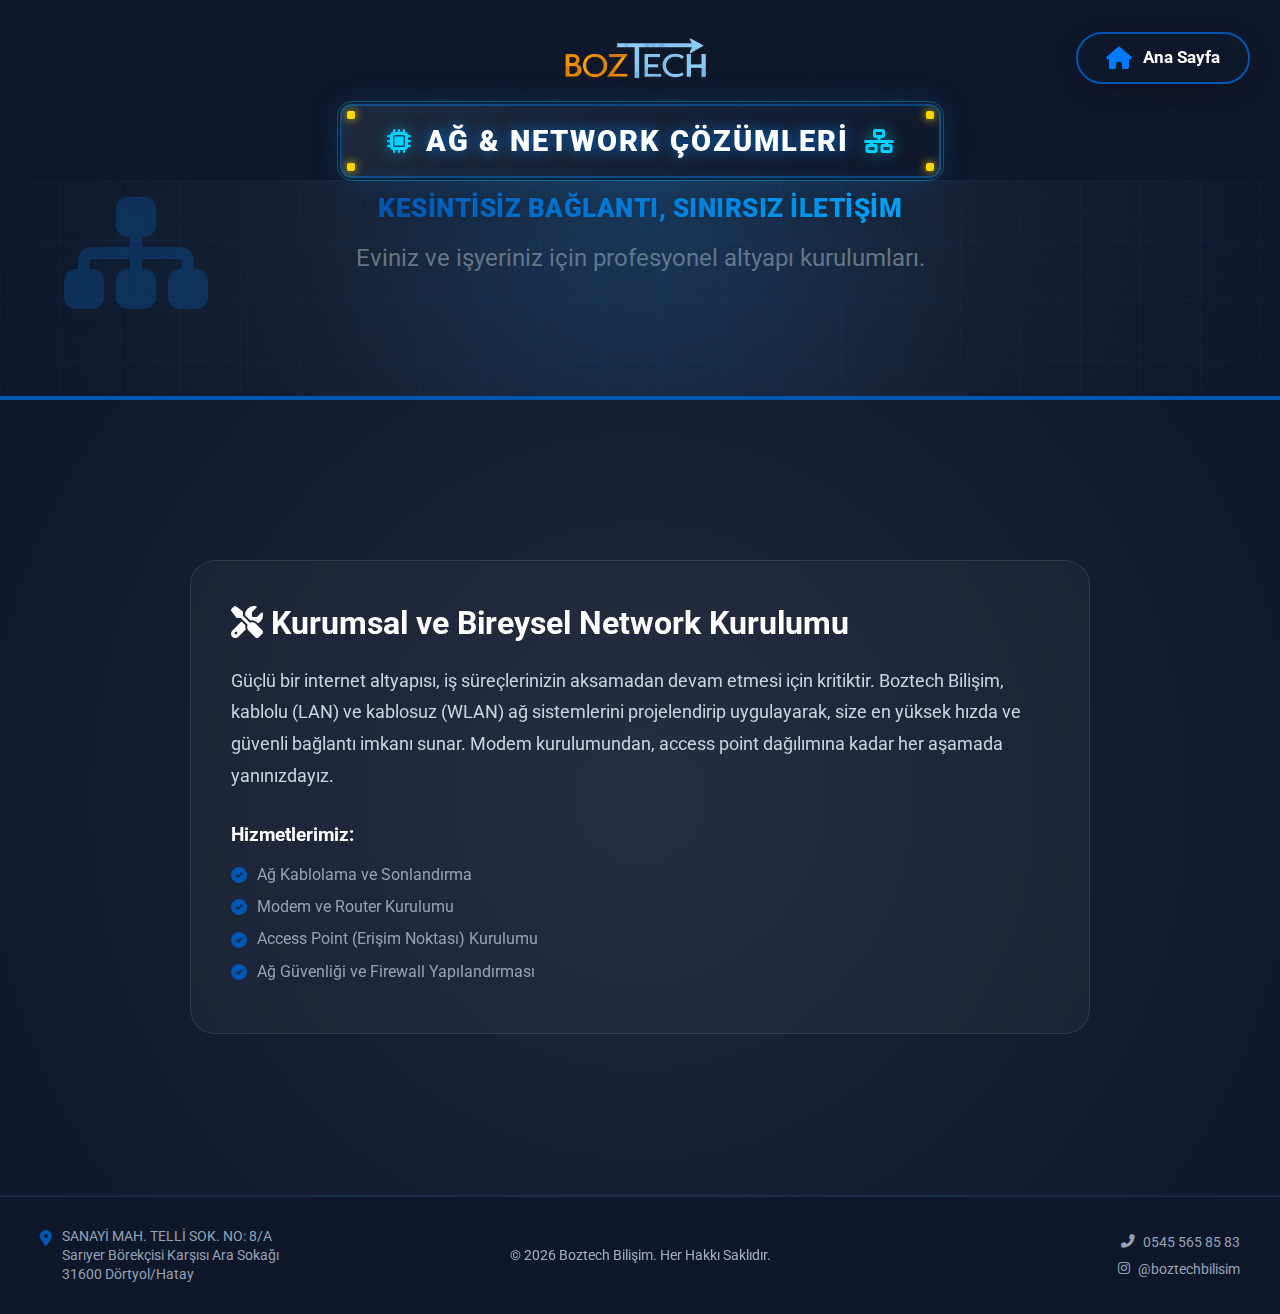
<file: ag-network.html>
<!DOCTYPE html>
<html lang="tr">

<head>
    <meta charset="UTF-8">
    <meta name="viewport" content="width=device-width, initial-scale=1.0">
    <title>Ağ & Network - Boztech Bilişim</title>
    <meta name="description" content="Kablolu ve kablosuz ağ kurulumu, network çözümleri.">
    <link rel="stylesheet" href="style.css">
    <link href="https://fonts.googleapis.com/css2?family=Roboto:wght@300;400;700&display=swap" rel="stylesheet">
    <link rel="stylesheet" href="https://cdnjs.cloudflare.com/ajax/libs/font-awesome/6.4.0/css/all.min.css">
</head>

<body>
    <header>
        <div class="container header-container">
            <div class="logo-branding">
                <a href="index.html">
                    <img src="images/logo.png" alt="Boztech Bilişim Logo" class="brand-logo">
                </a>
                <div class="header-brand-container">
                    <span class="pin p-tl"></span><span class="pin p-tr"></span>
                    <span class="pin p-bl"></span><span class="pin p-br"></span>
                    <i class="fas fa-microchip"></i>
                    <h1 class="header-brand-title">AĞ & NETWORK ÇÖZÜMLERİ</h1>
                    <i class="fas fa-network-wired"></i>
                </div>
            </div>
            <nav class="category-nav">
                <a href="index.html" class="dropdown-btn" style="text-decoration: none;">
                    <i class="fas fa-home"></i> Ana Sayfa
                </a>
            </nav>
        </div>
    </header>

    <section class="hero-showroom tech-hero" style="height: 40vh; min-height: 400px;">
        <div class="hero-tech-bg">
            <div class="tech-circle"></div>
            <div class="tech-grid-overlay"></div>
            <i class="fas fa-wifi hero-float-icon hf1"></i>
            <i class="fas fa-sitemap hero-float-icon hf2"></i>
        </div>
        <div class="hero-content">
            <h1 class="hero-title">KESİNTİSİZ BAĞLANTI, SINIRSIZ İLETİŞİM</h1>
            <p class="hero-slogan">Eviniz ve işyeriniz için profesyonel altyapı kurulumları.</p>
        </div>
    </section>

    <section class="solutions-section tech-hero-bg-apply">
        <div class="container relative-content" style="padding: 60px 20px;">
            <div class="tech-card" style="width: 100%; max-width: 900px; margin: 0 auto; padding: 40px;">
                <h2 style="color: white; margin-bottom: 20px; font-size: 2rem;"><i class="fas fa-tools"></i> Kurumsal ve
                    Bireysel Network Kurulumu</h2>
                <p style="color: #cbd5e1; font-size: 1.1rem; line-height: 1.8; margin-bottom: 30px;">
                    Güçlü bir internet altyapısı, iş süreçlerinizin aksamadan devam etmesi için kritiktir.
                    Boztech Bilişim, kablolu (LAN) ve kablosuz (WLAN) ağ sistemlerini projelendirip uygulayarak,
                    size en yüksek hızda ve güvenli bağlantı imkanı sunar. Modem kurulumundan, access point dağılımına
                    kadar her aşamada yanınızdayız.
                </p>

                <h3 style="color: var(--primary); margin-bottom: 15px;">Hizmetlerimiz:</h3>
                <ul style="list-style: none; padding: 0;">
                    <li style="color: #94a3b8; margin-bottom: 10px; display: flex; align-items: center; gap: 10px;">
                        <i class="fas fa-check-circle" style="color: var(--primary);"></i> Ağ Kablolama ve Sonlandırma
                    </li>
                    <li style="color: #94a3b8; margin-bottom: 10px; display: flex; align-items: center; gap: 10px;">
                        <i class="fas fa-check-circle" style="color: var(--primary);"></i> Modem ve Router Kurulumu
                    </li>
                    <li style="color: #94a3b8; margin-bottom: 10px; display: flex; align-items: center; gap: 10px;">
                        <i class="fas fa-check-circle" style="color: var(--primary);"></i> Access Point (Erişim Noktası)
                        Kurulumu
                    </li>
                    <li style="color: #94a3b8; margin-bottom: 10px; display: flex; align-items: center; gap: 10px;">
                        <i class="fas fa-check-circle" style="color: var(--primary);"></i> Ağ Güvenliği ve Firewall
                        Yapılandırması
                    </li>
                </ul>
            </div>
        </div>
    </section>

    <footer id="footer-contact">
        <div class="container footer-content-row">
            <div class="footer-left">
                <i class="fas fa-map-marker-alt" style="color: var(--primary);"></i>
                <p>SANAYİ MAH. TELLİ SOK. NO: 8/A<br>
                    Sarıyer Börekçisi Karşısı Ara Sokağı<br>
                    31600 Dörtyol/Hatay</p>
            </div>
            <div class="footer-center">
                <div class="copyright">
                    <p>&copy; 2026 Boztech Bilişim. Her Hakkı Saklıdır.</p>
                </div>
            </div>
            <div class="footer-right">
                <a href="tel:05455658583"><i class="fas fa-phone-alt"></i> 0545 565 85 83</a>
                <a href="https://www.instagram.com/boztechbilisim" target="_blank"><i class="fab fa-instagram"></i>
                    @boztechbilisim</a>
            </div>
        </div>
    </footer>
    <script src="script.js"></script>
</body>

</html>
</file>
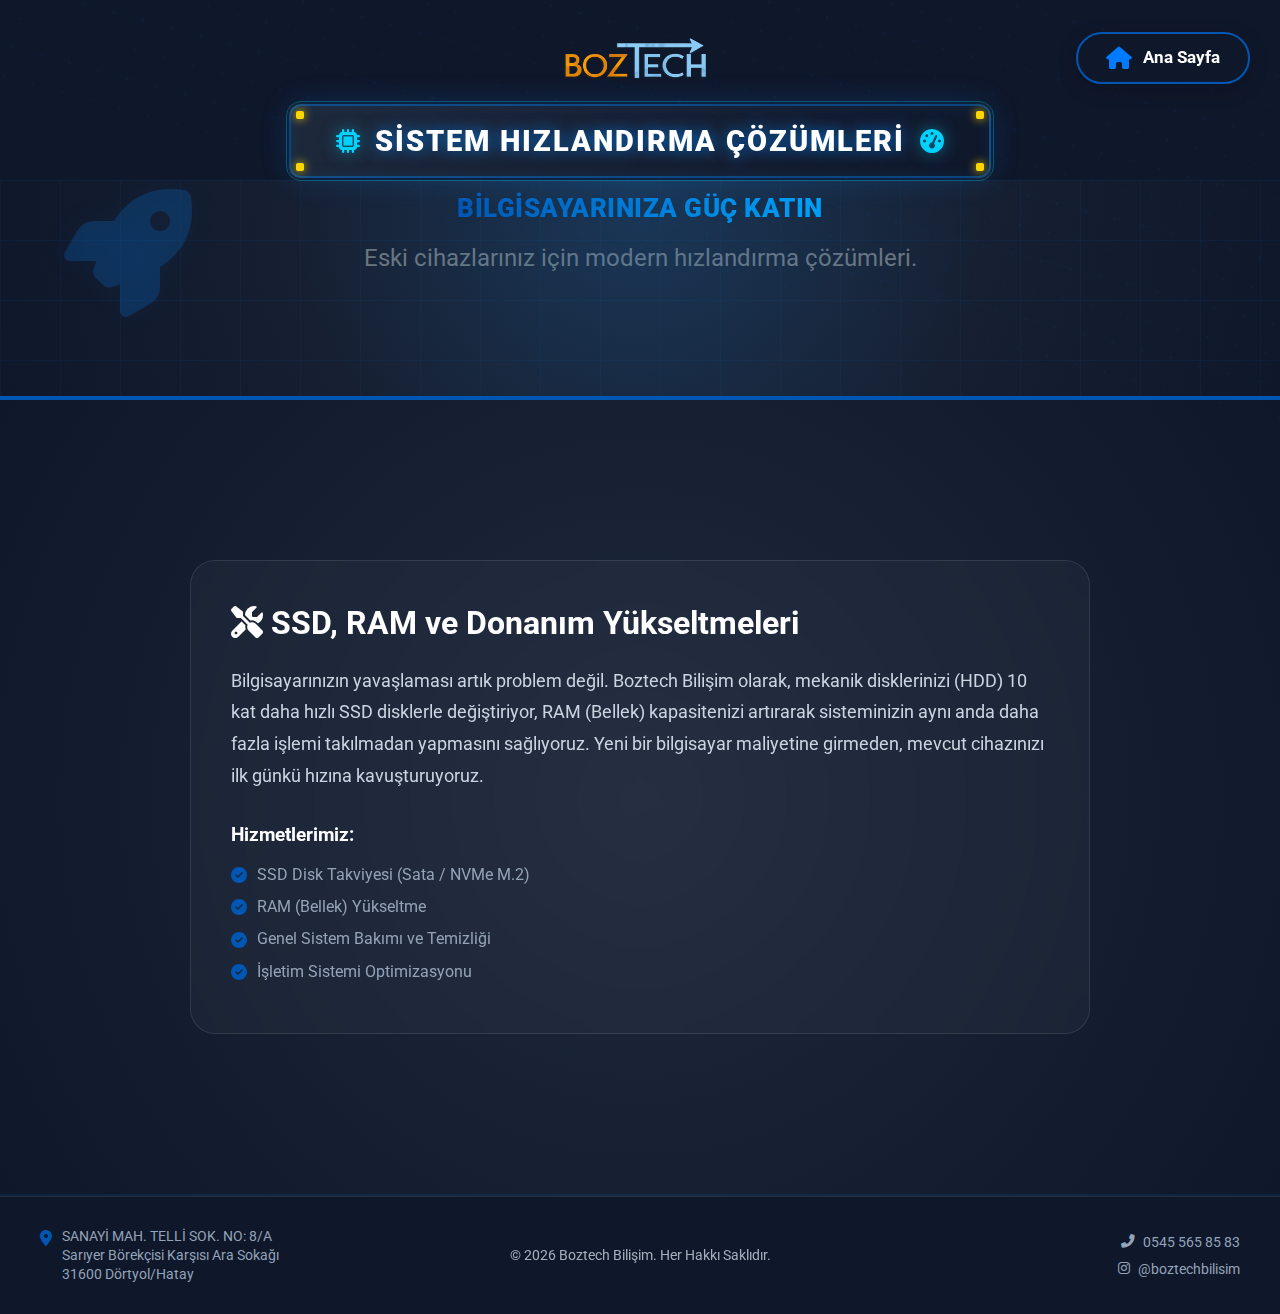
<file: hizlandirma.html>
<!DOCTYPE html>
<html lang="tr">

<head>
    <meta charset="UTF-8">
    <meta name="viewport" content="width=device-width, initial-scale=1.0">
    <title>Hızlandırma - Boztech Bilişim</title>
    <meta name="description" content="Bilgisayar hızlandırma, SSD takviyesi ve RAM yükseltme hizmetleri.">
    <link rel="stylesheet" href="style.css">
    <link href="https://fonts.googleapis.com/css2?family=Roboto:wght@300;400;700&display=swap" rel="stylesheet">
    <link rel="stylesheet" href="https://cdnjs.cloudflare.com/ajax/libs/font-awesome/6.4.0/css/all.min.css">
</head>

<body>
    <header>
        <div class="container header-container">
            <div class="logo-branding">
                <a href="index.html">
                    <img src="images/logo.png" alt="Boztech Bilişim Logo" class="brand-logo">
                </a>
                <div class="header-brand-container">
                    <span class="pin p-tl"></span><span class="pin p-tr"></span>
                    <span class="pin p-bl"></span><span class="pin p-br"></span>
                    <i class="fas fa-microchip"></i>
                    <h1 class="header-brand-title">SİSTEM HIZLANDIRMA ÇÖZÜMLERİ</h1>
                    <i class="fas fa-tachometer-alt"></i>
                </div>
            </div>
            <nav class="category-nav">
                <a href="index.html" class="dropdown-btn" style="text-decoration: none;">
                    <i class="fas fa-home"></i> Ana Sayfa
                </a>
            </nav>
        </div>
    </header>

    <section class="hero-showroom tech-hero" style="height: 40vh; min-height: 400px;">
        <div class="hero-tech-bg">
            <div class="tech-circle"></div>
            <div class="tech-grid-overlay"></div>
            <i class="fas fa-bolt hero-float-icon hf1"></i>
            <i class="fas fa-rocket hero-float-icon hf2"></i>
        </div>
        <div class="hero-content">
            <h1 class="hero-title">BİLGİSAYARINIZA GÜÇ KATIN</h1>
            <p class="hero-slogan">Eski cihazlarınız için modern hızlandırma çözümleri.</p>
        </div>
    </section>

    <section class="solutions-section tech-hero-bg-apply">
        <div class="container relative-content" style="padding: 60px 20px;">
            <div class="tech-card" style="width: 100%; max-width: 900px; margin: 0 auto; padding: 40px;">
                <h2 style="color: white; margin-bottom: 20px; font-size: 2rem;"><i class="fas fa-tools"></i> SSD, RAM ve
                    Donanım Yükseltmeleri</h2>
                <p style="color: #cbd5e1; font-size: 1.1rem; line-height: 1.8; margin-bottom: 30px;">
                    Bilgisayarınızın yavaşlaması artık problem değil. Boztech Bilişim olarak, mekanik disklerinizi (HDD)
                    10 kat daha hızlı SSD disklerle değiştiriyor,
                    RAM (Bellek) kapasitenizi artırarak sisteminizin aynı anda daha fazla işlemi takılmadan yapmasını
                    sağlıyoruz.
                    Yeni bir bilgisayar maliyetine girmeden, mevcut cihazınızı ilk günkü hızına kavuşturuyoruz.
                </p>

                <h3 style="color: var(--primary); margin-bottom: 15px;">Hizmetlerimiz:</h3>
                <ul style="list-style: none; padding: 0;">
                    <li style="color: #94a3b8; margin-bottom: 10px; display: flex; align-items: center; gap: 10px;">
                        <i class="fas fa-check-circle" style="color: var(--primary);"></i> SSD Disk Takviyesi (Sata /
                        NVMe M.2)
                    </li>
                    <li style="color: #94a3b8; margin-bottom: 10px; display: flex; align-items: center; gap: 10px;">
                        <i class="fas fa-check-circle" style="color: var(--primary);"></i> RAM (Bellek) Yükseltme
                    </li>
                    <li style="color: #94a3b8; margin-bottom: 10px; display: flex; align-items: center; gap: 10px;">
                        <i class="fas fa-check-circle" style="color: var(--primary);"></i> Genel Sistem Bakımı ve
                        Temizliği
                    </li>
                    <li style="color: #94a3b8; margin-bottom: 10px; display: flex; align-items: center; gap: 10px;">
                        <i class="fas fa-check-circle" style="color: var(--primary);"></i> İşletim Sistemi Optimizasyonu
                    </li>
                </ul>
            </div>
        </div>
    </section>

    <footer id="footer-contact">
        <div class="container footer-content-row">
            <div class="footer-left">
                <i class="fas fa-map-marker-alt" style="color: var(--primary);"></i>
                <p>SANAYİ MAH. TELLİ SOK. NO: 8/A<br>
                    Sarıyer Börekçisi Karşısı Ara Sokağı<br>
                    31600 Dörtyol/Hatay</p>
            </div>
            <div class="footer-center">
                <div class="copyright">
                    <p>&copy; 2026 Boztech Bilişim. Her Hakkı Saklıdır.</p>
                </div>
            </div>
            <div class="footer-right">
                <a href="tel:05455658583"><i class="fas fa-phone-alt"></i> 0545 565 85 83</a>
                <a href="https://www.instagram.com/boztechbilisim" target="_blank"><i class="fab fa-instagram"></i>
                    @boztechbilisim</a>
            </div>
        </div>
    </footer>
    <script src="script.js"></script>
</body>

</html>
</file>
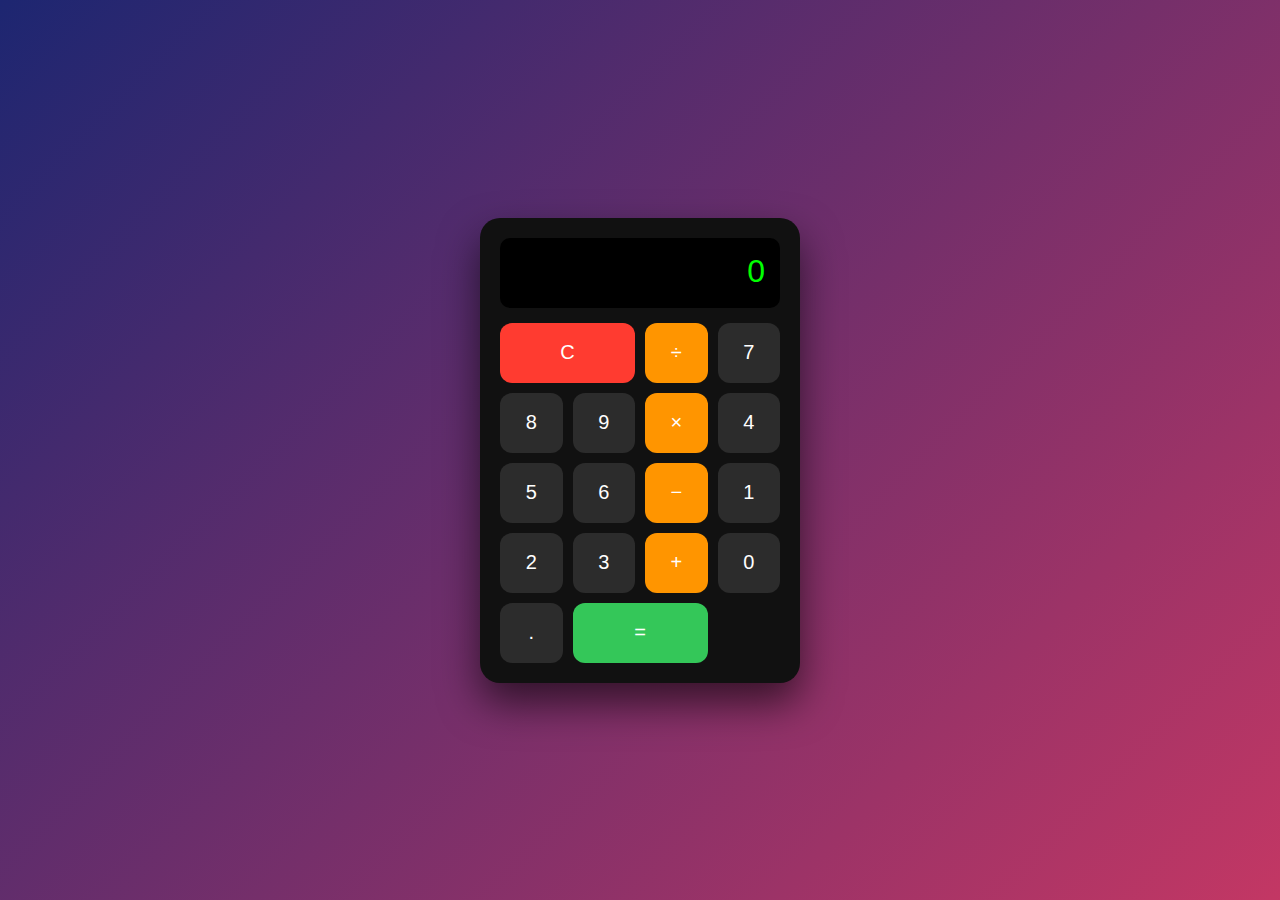
<file: index (2).html>
<!DOCTYPE html>
<html lang="tr">
<head>
  <meta charset="UTF-8">
  <title>Modern Hesap Makinesi</title>
  <meta name="viewport" content="width=device-width, initial-scale=1.0">

  <style>
    * {
      box-sizing: border-box;
      font-family: Arial, Helvetica, sans-serif;
    }

    body {
      margin: 0;
      height: 100vh;
      display: flex;
      align-items: center;
      justify-content: center;
      background: linear-gradient(135deg, #1d2671, #c33764);
    }

    .calculator {
      width: 320px;
      background: #111;
      border-radius: 20px;
      padding: 20px;
      box-shadow: 0 20px 40px rgba(0,0,0,0.6);
    }

    .screen {
      width: 100%;
      height: 70px;
      background: #000;
      color: #0f0;
      font-size: 32px;
      text-align: right;
      padding: 15px;
      border-radius: 10px;
      margin-bottom: 15px;
      overflow-x: auto;
    }

    .buttons {
      display: grid;
      grid-template-columns: repeat(4, 1fr);
      gap: 10px;
    }

    button {
      height: 60px;
      font-size: 20px;
      border: none;
      border-radius: 12px;
      cursor: pointer;
      transition: 0.2s;
    }

    button:hover {
      opacity: 0.8;
    }

    .number {
      background: #2c2c2c;
      color: white;
    }

    .operator {
      background: #ff9500;
      color: white;
    }

    .clear {
      background: #ff3b30;
      color: white;
      grid-column: span 2;
    }

    .equal {
      background: #34c759;
      color: white;
      grid-column: span 2;
    }
  </style>
</head>

<body>

  <div class="calculator">
    <div id="screen" class="screen">0</div>

    <div class="buttons">
      <button class="clear" onclick="clearScreen()">C</button>
      <button class="operator" onclick="append('/')">÷</button>

      <button class="number" onclick="append('7')">7</button>
      <button class="number" onclick="append('8')">8</button>
      <button class="number" onclick="append('9')">9</button>
      <button class="operator" onclick="append('*')">×</button>

      <button class="number" onclick="append('4')">4</button>
      <button class="number" onclick="append('5')">5</button>
      <button class="number" onclick="append('6')">6</button>
      <button class="operator" onclick="append('-')">−</button>

      <button class="number" onclick="append('1')">1</button>
      <button class="number" onclick="append('2')">2</button>
      <button class="number" onclick="append('3')">3</button>
      <button class="operator" onclick="append('+')">+</button>

      <button class="number" onclick="append('0')">0</button>
      <button class="number" onclick="append('.')">.</button>
      <button class="equal" onclick="calculate()">=</button>
    </div>
  </div>

  <script>
    let screen = document.getElementById("screen");

    function append(value) {
      if (screen.innerText === "0") {
        screen.innerText = value;
      } else {
        screen.innerText += value;
      }
    }

    function clearScreen() {
      screen.innerText = "0";
    }

    function calculate() {
      try {
        screen.innerText = eval(screen.innerText);
      } catch {
        screen.innerText = "Hata";
      }
    }
  </script>

</body>
</html>
</file>
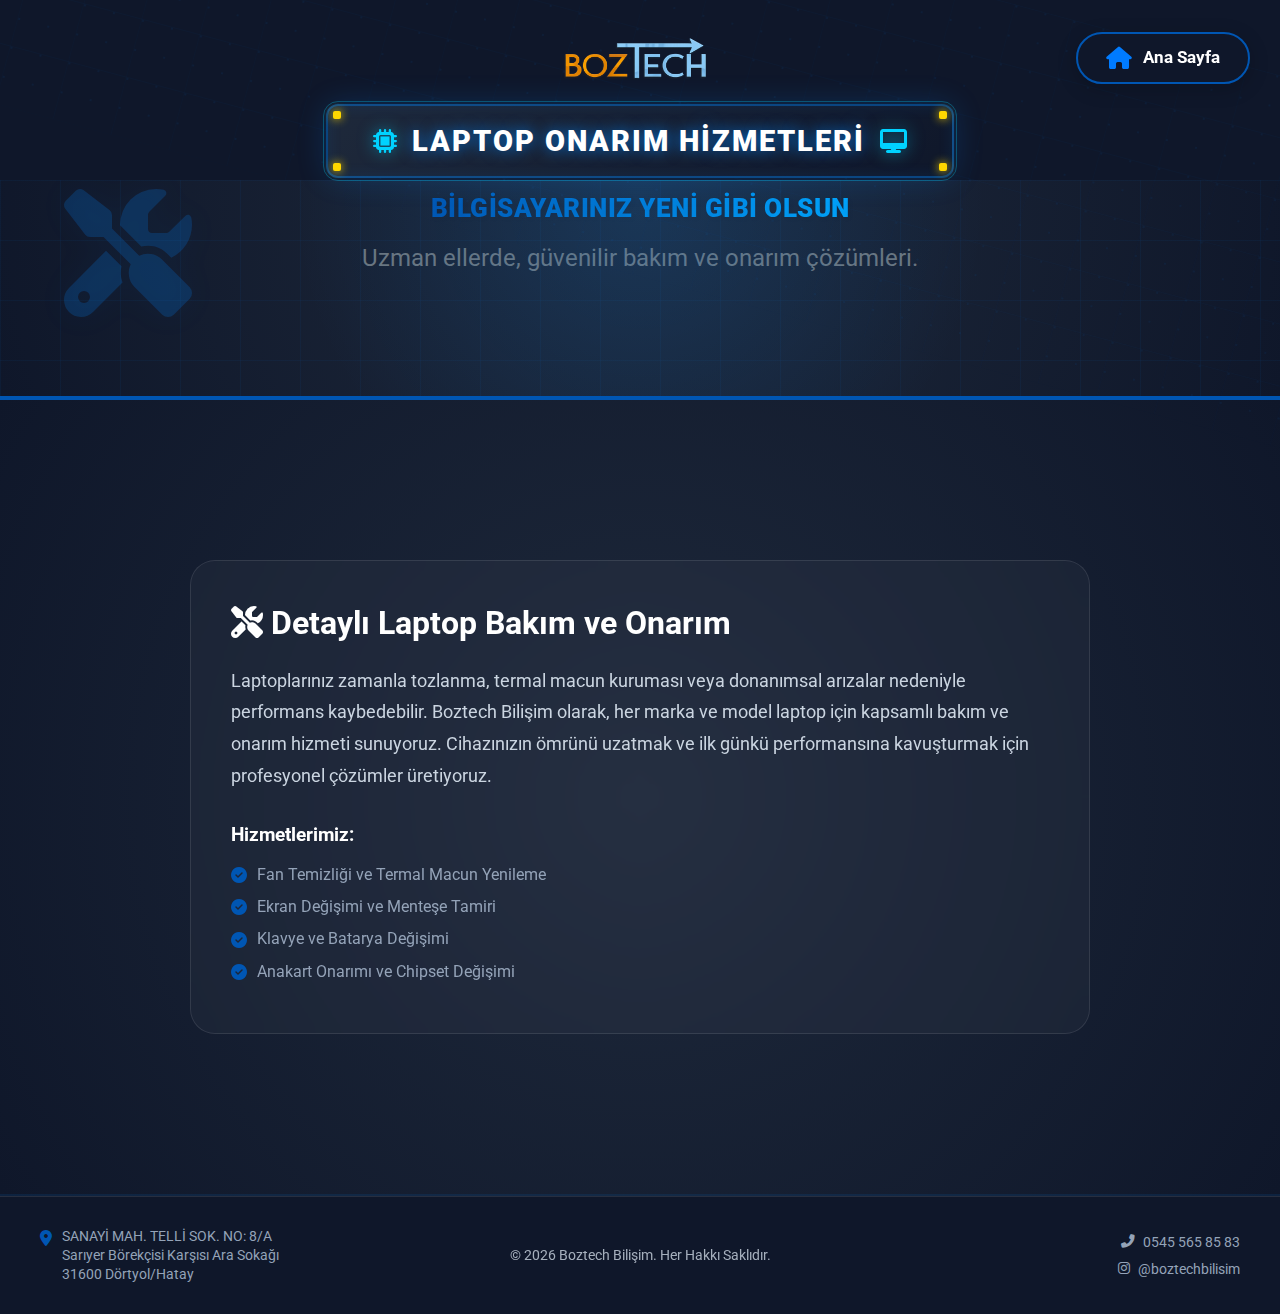
<file: laptop-onarim.html>
<!DOCTYPE html>
<html lang="tr">

<head>
    <meta charset="UTF-8">
    <meta name="viewport" content="width=device-width, initial-scale=1.0">
    <title>Laptop Onarım - Boztech Bilişim</title>
    <meta name="description" content="Profesyonel laptop bakım ve onarım hizmetleri.">
    <link rel="stylesheet" href="style.css">
    <link href="https://fonts.googleapis.com/css2?family=Roboto:wght@300;400;700&display=swap" rel="stylesheet">
    <link rel="stylesheet" href="https://cdnjs.cloudflare.com/ajax/libs/font-awesome/6.4.0/css/all.min.css">
</head>

<body>
    <header>
        <div class="container header-container">
            <div class="logo-branding">
                <a href="index.html">
                    <img src="images/logo.png" alt="Boztech Bilişim Logo" class="brand-logo">
                </a>
                <div class="header-brand-container">
                    <span class="pin p-tl"></span><span class="pin p-tr"></span>
                    <span class="pin p-bl"></span><span class="pin p-br"></span>
                    <i class="fas fa-microchip"></i>
                    <h1 class="header-brand-title">LAPTOP ONARIM HİZMETLERİ</h1>
                    <i class="fas fa-desktop"></i>
                </div>
            </div>
            <nav class="category-nav">
                <a href="index.html" class="dropdown-btn" style="text-decoration: none;">
                    <i class="fas fa-home"></i> Ana Sayfa
                </a>
            </nav>
        </div>
    </header>

    <section class="hero-showroom tech-hero" style="height: 40vh; min-height: 400px;">
        <div class="hero-tech-bg">
            <div class="tech-circle"></div>
            <div class="tech-grid-overlay"></div>
            <i class="fas fa-laptop-medical hero-float-icon hf1"></i>
            <i class="fas fa-tools hero-float-icon hf2"></i>
        </div>
        <div class="hero-content">
            <h1 class="hero-title">BİLGİSAYARINIZ YENİ GİBİ OLSUN</h1>
            <p class="hero-slogan">Uzman ellerde, güvenilir bakım ve onarım çözümleri.</p>
        </div>
    </section>

    <section class="solutions-section tech-hero-bg-apply">
        <div class="container relative-content" style="padding: 60px 20px;">
            <div class="tech-card" style="width: 100%; max-width: 900px; margin: 0 auto; padding: 40px;">
                <h2 style="color: white; margin-bottom: 20px; font-size: 2rem;"><i class="fas fa-tools"></i> Detaylı
                    Laptop Bakım ve Onarım</h2>
                <p style="color: #cbd5e1; font-size: 1.1rem; line-height: 1.8; margin-bottom: 30px;">
                    Laptoplarınız zamanla tozlanma, termal macun kuruması veya donanımsal arızalar nedeniyle performans
                    kaybedebilir.
                    Boztech Bilişim olarak, her marka ve model laptop için kapsamlı bakım ve onarım hizmeti sunuyoruz.
                    Cihazınızın ömrünü uzatmak ve ilk günkü performansına kavuşturmak için profesyonel çözümler
                    üretiyoruz.
                </p>

                <h3 style="color: var(--primary); margin-bottom: 15px;">Hizmetlerimiz:</h3>
                <ul style="list-style: none; padding: 0;">
                    <li style="color: #94a3b8; margin-bottom: 10px; display: flex; align-items: center; gap: 10px;">
                        <i class="fas fa-check-circle" style="color: var(--primary);"></i> Fan Temizliği ve Termal Macun
                        Yenileme
                    </li>
                    <li style="color: #94a3b8; margin-bottom: 10px; display: flex; align-items: center; gap: 10px;">
                        <i class="fas fa-check-circle" style="color: var(--primary);"></i> Ekran Değişimi ve Menteşe
                        Tamiri
                    </li>
                    <li style="color: #94a3b8; margin-bottom: 10px; display: flex; align-items: center; gap: 10px;">
                        <i class="fas fa-check-circle" style="color: var(--primary);"></i> Klavye ve Batarya Değişimi
                    </li>
                    <li style="color: #94a3b8; margin-bottom: 10px; display: flex; align-items: center; gap: 10px;">
                        <i class="fas fa-check-circle" style="color: var(--primary);"></i> Anakart Onarımı ve Chipset
                        Değişimi
                    </li>
                </ul>
            </div>
        </div>
    </section>

    <footer id="footer-contact">
        <div class="container footer-content-row">
            <div class="footer-left">
                <i class="fas fa-map-marker-alt" style="color: var(--primary);"></i>
                <p>SANAYİ MAH. TELLİ SOK. NO: 8/A<br>
                    Sarıyer Börekçisi Karşısı Ara Sokağı<br>
                    31600 Dörtyol/Hatay</p>
            </div>
            <div class="footer-center">
                <div class="copyright">
                    <p>&copy; 2026 Boztech Bilişim. Her Hakkı Saklıdır.</p>
                </div>
            </div>
            <div class="footer-right">
                <a href="tel:05455658583"><i class="fas fa-phone-alt"></i> 0545 565 85 83</a>
                <a href="https://www.instagram.com/boztechbilisim" target="_blank"><i class="fab fa-instagram"></i>
                    @boztechbilisim</a>
            </div>
        </div>
    </footer>
    <script src="script.js"></script>
</body>

</html>
</file>
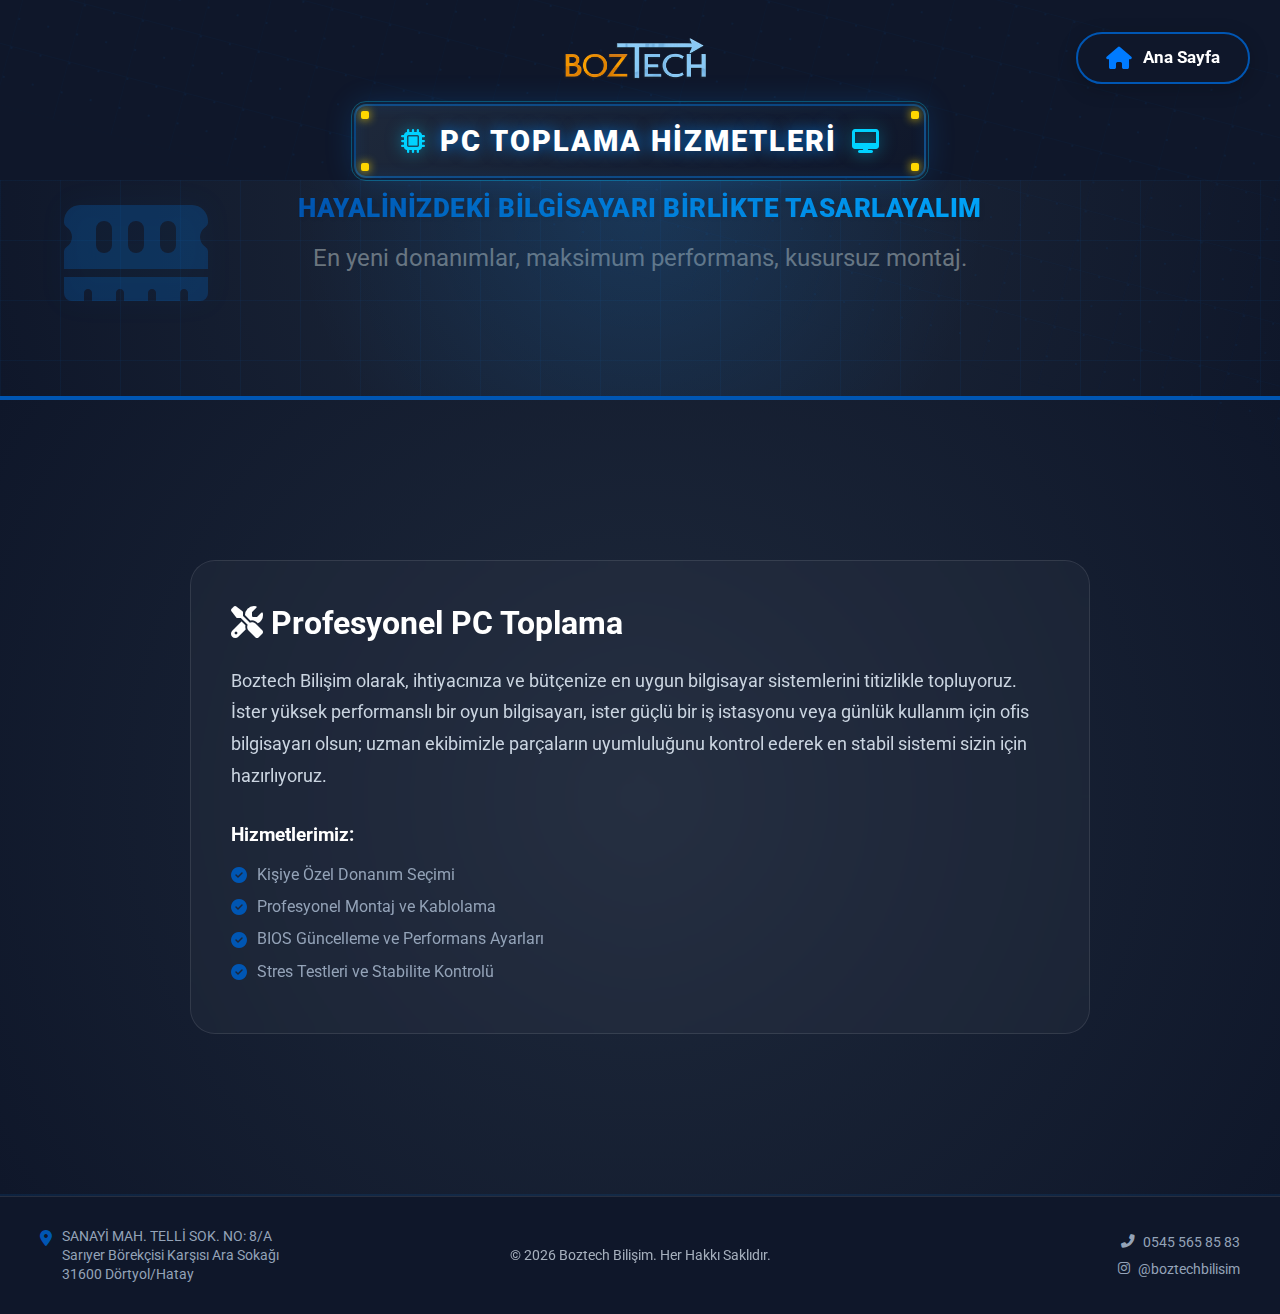
<file: pc-toplama.html>
<!DOCTYPE html>
<html lang="tr">

<head>
    <meta charset="UTF-8">
    <meta name="viewport" content="width=device-width, initial-scale=1.0">
    <title>PC Toplama - Boztech Bilişim</title>
    <meta name="description" content="Kişiye özel oyuncu ve ofis bilgisayarı toplama hizmetleri.">
    <link rel="stylesheet" href="style.css">
    <link href="https://fonts.googleapis.com/css2?family=Roboto:wght@300;400;700&display=swap" rel="stylesheet">
    <link rel="stylesheet" href="https://cdnjs.cloudflare.com/ajax/libs/font-awesome/6.4.0/css/all.min.css">
</head>

<body>
    <header>
        <div class="container header-container">
            <div class="logo-branding">
                <a href="index.html">
                    <img src="images/logo.png" alt="Boztech Bilişim Logo" class="brand-logo">
                </a>
                <div class="header-brand-container">
                    <span class="pin p-tl"></span><span class="pin p-tr"></span>
                    <span class="pin p-bl"></span><span class="pin p-br"></span>
                    <i class="fas fa-microchip"></i>
                    <h1 class="header-brand-title">PC TOPLAMA HİZMETLERİ</h1>
                    <i class="fas fa-desktop"></i>
                </div>
            </div>
            <nav class="category-nav">
                <a href="index.html" class="dropdown-btn" style="text-decoration: none;">
                    <i class="fas fa-home"></i> Ana Sayfa
                </a>
            </nav>
        </div>
    </header>

    <section class="hero-showroom tech-hero" style="height: 40vh; min-height: 400px;">
        <div class="hero-tech-bg">
            <div class="tech-circle"></div>
            <div class="tech-grid-overlay"></div>
            <i class="fas fa-microchip hero-float-icon hf1"></i>
            <i class="fas fa-memory hero-float-icon hf2"></i>
        </div>
        <div class="hero-content">
            <h1 class="hero-title">HAYALİNİZDEKİ BİLGİSAYARI BİRLİKTE TASARLAYALIM</h1>
            <p class="hero-slogan">En yeni donanımlar, maksimum performans, kusursuz montaj.</p>
        </div>
    </section>

    <section class="solutions-section tech-hero-bg-apply">
        <div class="container relative-content" style="padding: 60px 20px;">
            <div class="tech-card" style="width: 100%; max-width: 900px; margin: 0 auto; padding: 40px;">
                <h2 style="color: white; margin-bottom: 20px; font-size: 2rem;"><i class="fas fa-tools"></i> Profesyonel
                    PC Toplama</h2>
                <p style="color: #cbd5e1; font-size: 1.1rem; line-height: 1.8; margin-bottom: 30px;">
                    Boztech Bilişim olarak, ihtiyacınıza ve bütçenize en uygun bilgisayar sistemlerini titizlikle
                    topluyoruz.
                    İster yüksek performanslı bir oyun bilgisayarı, ister güçlü bir iş istasyonu veya günlük kullanım
                    için ofis bilgisayarı olsun;
                    uzman ekibimizle parçaların uyumluluğunu kontrol ederek en stabil sistemi sizin için hazırlıyoruz.
                </p>

                <h3 style="color: var(--primary); margin-bottom: 15px;">Hizmetlerimiz:</h3>
                <ul style="list-style: none; padding: 0;">
                    <li style="color: #94a3b8; margin-bottom: 10px; display: flex; align-items: center; gap: 10px;">
                        <i class="fas fa-check-circle" style="color: var(--primary);"></i> Kişiye Özel Donanım Seçimi
                    </li>
                    <li style="color: #94a3b8; margin-bottom: 10px; display: flex; align-items: center; gap: 10px;">
                        <i class="fas fa-check-circle" style="color: var(--primary);"></i> Profesyonel Montaj ve
                        Kablolama
                    </li>
                    <li style="color: #94a3b8; margin-bottom: 10px; display: flex; align-items: center; gap: 10px;">
                        <i class="fas fa-check-circle" style="color: var(--primary);"></i> BIOS Güncelleme ve Performans
                        Ayarları
                    </li>
                    <li style="color: #94a3b8; margin-bottom: 10px; display: flex; align-items: center; gap: 10px;">
                        <i class="fas fa-check-circle" style="color: var(--primary);"></i> Stres Testleri ve Stabilite
                        Kontrolü
                    </li>
                </ul>
            </div>
        </div>
    </section>

    <footer id="footer-contact">
        <div class="container footer-content-row">
            <div class="footer-left">
                <i class="fas fa-map-marker-alt" style="color: var(--primary);"></i>
                <p>SANAYİ MAH. TELLİ SOK. NO: 8/A<br>
                    Sarıyer Börekçisi Karşısı Ara Sokağı<br>
                    31600 Dörtyol/Hatay</p>
            </div>
            <div class="footer-center">
                <div class="copyright">
                    <p>&copy; 2026 Boztech Bilişim. Her Hakkı Saklıdır.</p>
                </div>
            </div>
            <div class="footer-right">
                <a href="tel:05455658583"><i class="fas fa-phone-alt"></i> 0545 565 85 83</a>
                <a href="https://www.instagram.com/boztechbilisim" target="_blank"><i class="fab fa-instagram"></i>
                    @boztechbilisim</a>
            </div>
        </div>
    </footer>
    <script src="script.js"></script>
</body>

</html>
</file>
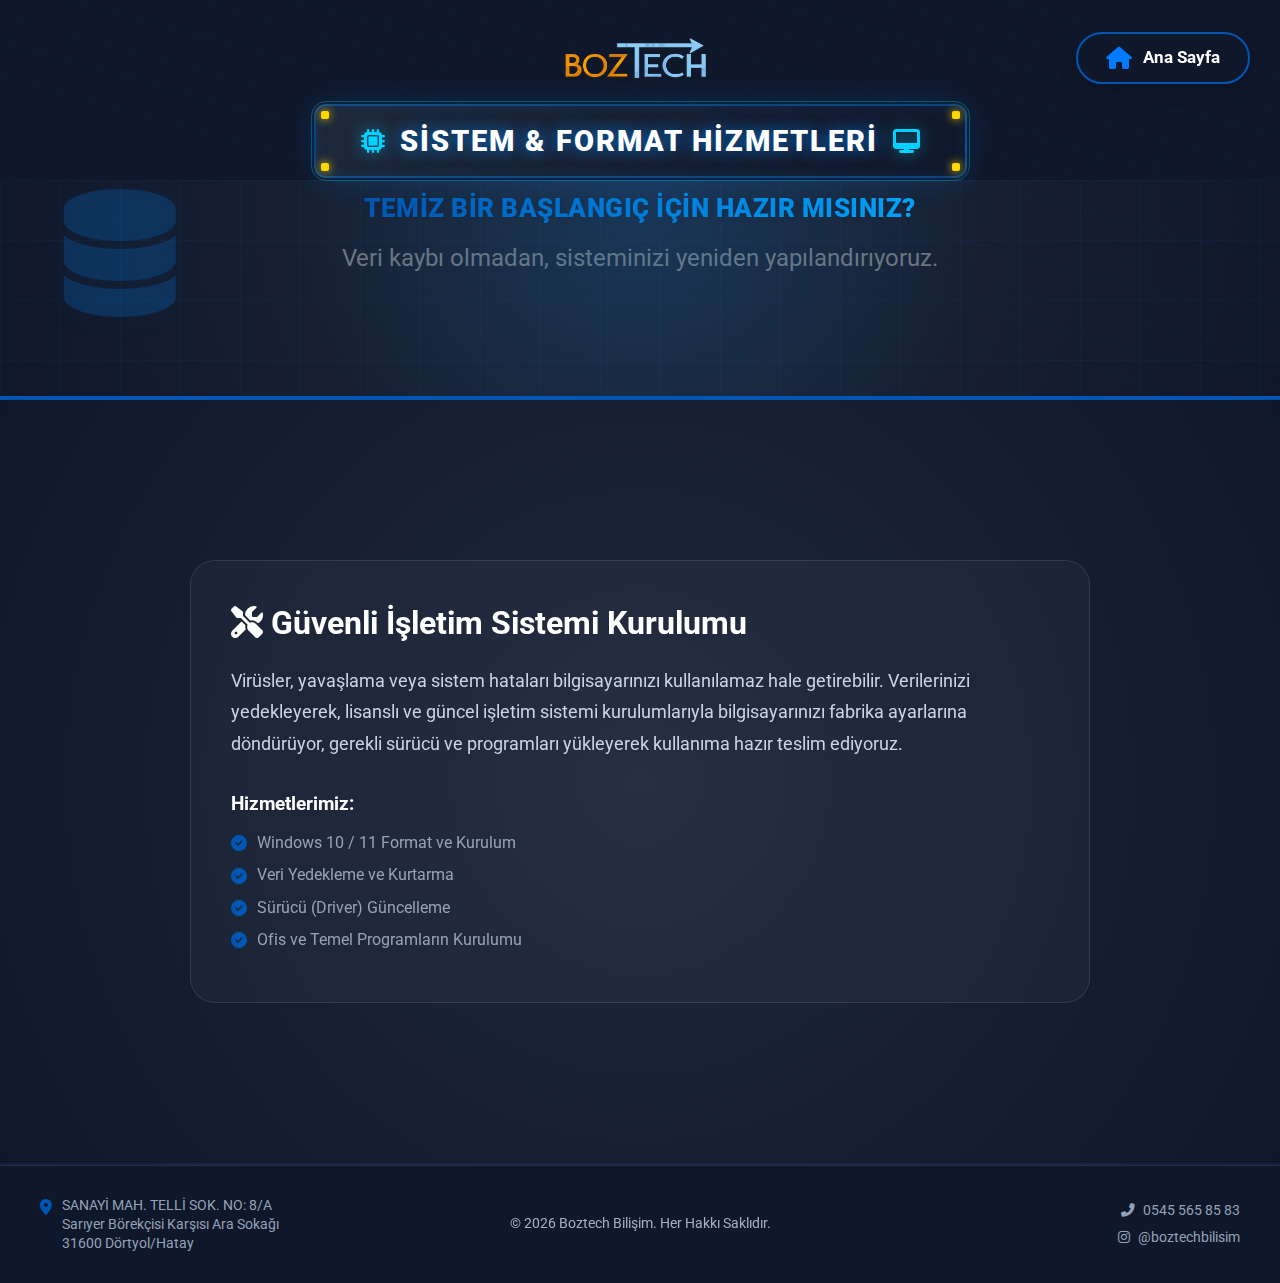
<file: sistem-format.html>
<!DOCTYPE html>
<html lang="tr">

<head>
    <meta charset="UTF-8">
    <meta name="viewport" content="width=device-width, initial-scale=1.0">
    <title>Sistem & Format - Boztech Bilişim</title>
    <meta name="description" content="Güvenli ve hızlı işletim sistemi kurulumu, format atma hizmetleri.">
    <link rel="stylesheet" href="style.css">
    <link href="https://fonts.googleapis.com/css2?family=Roboto:wght@300;400;700&display=swap" rel="stylesheet">
    <link rel="stylesheet" href="https://cdnjs.cloudflare.com/ajax/libs/font-awesome/6.4.0/css/all.min.css">
</head>

<body>
    <header>
        <div class="container header-container">
            <div class="logo-branding">
                <a href="index.html">
                    <img src="images/logo.png" alt="Boztech Bilişim Logo" class="brand-logo">
                </a>
                <div class="header-brand-container">
                    <span class="pin p-tl"></span><span class="pin p-tr"></span>
                    <span class="pin p-bl"></span><span class="pin p-br"></span>
                    <i class="fas fa-microchip"></i>
                    <h1 class="header-brand-title">SİSTEM & FORMAT HİZMETLERİ</h1>
                    <i class="fas fa-desktop"></i>
                </div>
            </div>
            <nav class="category-nav">
                <a href="index.html" class="dropdown-btn" style="text-decoration: none;">
                    <i class="fas fa-home"></i> Ana Sayfa
                </a>
            </nav>
        </div>
    </header>

    <section class="hero-showroom tech-hero" style="height: 40vh; min-height: 400px;">
        <div class="hero-tech-bg">
            <div class="tech-circle"></div>
            <div class="tech-grid-overlay"></div>
            <i class="fas fa-compact-disc hero-float-icon hf1"></i>
            <i class="fas fa-database hero-float-icon hf2"></i>
        </div>
        <div class="hero-content">
            <h1 class="hero-title">TEMİZ BİR BAŞLANGIÇ İÇİN HAZIR MISINIZ?</h1>
            <p class="hero-slogan">Veri kaybı olmadan, sisteminizi yeniden yapılandırıyoruz.</p>
        </div>
    </section>

    <section class="solutions-section tech-hero-bg-apply">
        <div class="container relative-content" style="padding: 60px 20px;">
            <div class="tech-card" style="width: 100%; max-width: 900px; margin: 0 auto; padding: 40px;">
                <h2 style="color: white; margin-bottom: 20px; font-size: 2rem;"><i class="fas fa-tools"></i> Güvenli
                    İşletim Sistemi Kurulumu</h2>
                <p style="color: #cbd5e1; font-size: 1.1rem; line-height: 1.8; margin-bottom: 30px;">
                    Virüsler, yavaşlama veya sistem hataları bilgisayarınızı kullanılamaz hale getirebilir.
                    Verilerinizi yedekleyerek, lisanslı ve güncel işletim sistemi kurulumlarıyla bilgisayarınızı fabrika
                    ayarlarına döndürüyor,
                    gerekli sürücü ve programları yükleyerek kullanıma hazır teslim ediyoruz.
                </p>

                <h3 style="color: var(--primary); margin-bottom: 15px;">Hizmetlerimiz:</h3>
                <ul style="list-style: none; padding: 0;">
                    <li style="color: #94a3b8; margin-bottom: 10px; display: flex; align-items: center; gap: 10px;">
                        <i class="fas fa-check-circle" style="color: var(--primary);"></i> Windows 10 / 11 Format ve
                        Kurulum
                    </li>
                    <li style="color: #94a3b8; margin-bottom: 10px; display: flex; align-items: center; gap: 10px;">
                        <i class="fas fa-check-circle" style="color: var(--primary);"></i> Veri Yedekleme ve Kurtarma
                    </li>
                    <li style="color: #94a3b8; margin-bottom: 10px; display: flex; align-items: center; gap: 10px;">
                        <i class="fas fa-check-circle" style="color: var(--primary);"></i> Sürücü (Driver) Güncelleme
                    </li>
                    <li style="color: #94a3b8; margin-bottom: 10px; display: flex; align-items: center; gap: 10px;">
                        <i class="fas fa-check-circle" style="color: var(--primary);"></i> Ofis ve Temel Programların
                        Kurulumu
                    </li>
                </ul>
            </div>
        </div>
    </section>

    <footer id="footer-contact">
        <div class="container footer-content-row">
            <div class="footer-left">
                <i class="fas fa-map-marker-alt" style="color: var(--primary);"></i>
                <p>SANAYİ MAH. TELLİ SOK. NO: 8/A<br>
                    Sarıyer Börekçisi Karşısı Ara Sokağı<br>
                    31600 Dörtyol/Hatay</p>
            </div>
            <div class="footer-center">
                <div class="copyright">
                    <p>&copy; 2026 Boztech Bilişim. Her Hakkı Saklıdır.</p>
                </div>
            </div>
            <div class="footer-right">
                <a href="tel:05455658583"><i class="fas fa-phone-alt"></i> 0545 565 85 83</a>
                <a href="https://www.instagram.com/boztechbilisim" target="_blank"><i class="fab fa-instagram"></i>
                    @boztechbilisim</a>
            </div>
        </div>
    </footer>
    <script src="script.js"></script>
</body>

</html>
</file>
<file: style.css>
:root {
    --primary: #0056b3;
    --primary-glow: #007bff;
    --bg-white: #ffffff;
    --bg-light: #f8f9fa;
    --card-bg: #ffffff;
    --text-dark: #212529;
    --text-grey: #6c757d;
    --accent-blue: #e7f1ff;
}

* {
    margin: 0;
    padding: 0;
    box-sizing: border-box;
    font-family: 'Roboto', sans-serif;
    scroll-behavior: smooth;
}

body {
    background-color: var(--bg-white);
    color: var(--text-dark);
    line-height: 1.4;
    overflow-x: hidden;
}

.container {
    max-width: 1800px;
    /* Genişletilmiş kapsayıcı */
    width: 100%;
    margin: 0 auto;
    padding: 0 40px;
}

@media (max-width: 768px) {
    .container {
        padding: 0 20px;
    }
}

/* Header */
header {
    background: #0f172a;
    /* Derin Slate */
    position: fixed;
    top: 0;
    width: 100%;
    z-index: 1000;
    height: 180px;
    display: flex;
    flex-direction: column;
    justify-content: center;
    align-items: center;
    transition: all 0.3s ease;
    overflow: visible;
    /* Menülerin taşabilmesi için visible yapıldı */
}

/* Anakart / İşlemci Arka Plan Süslemesi */
header::before {
    content: '';
    position: absolute;
    width: 200%;
    height: 200%;
    background-image:
        radial-gradient(circle at 2px 2px, rgba(0, 136, 255, 0.1) 1px, transparent 0),
        linear-gradient(rgba(0, 136, 255, 0.05) 1px, transparent 1px),
        linear-gradient(90deg, rgba(0, 136, 255, 0.03) 1px, transparent 1px);
    background-size: 30px 30px, 60px 60px, 60px 60px;
    top: -50%;
    left: -50%;
    transform: rotate(15deg);
    z-index: 0;
    opacity: 0.6;
    pointer-events: none;
}

/* Hareketli Devre Akışı */
header::after {
    content: '';
    position: absolute;
    top: 50%;
    left: -100%;
    width: 100%;
    height: 2px;
    background: linear-gradient(90deg, transparent, var(--primary-glow), transparent);
    animation: circuitFlow 8s linear infinite;
    z-index: 1;
    opacity: 0.3;
}

@keyframes circuitFlow {
    0% {
        left: -100%;
        opacity: 0;
    }

    50% {
        opacity: 0.5;
    }

    100% {
        left: 200%;
        opacity: 0;
    }
}

@media (max-width: 768px) {
    header {
        height: auto;
        padding: 15px 0;
    }
}

.header-container {
    display: flex;
    justify-content: space-between;
    align-items: center;
    padding: 0 40px;
    max-width: 1600px;
    width: 100%;
    margin: 0 auto;
    position: relative;
}

/* Logo & Branding */
.logo-branding {
    display: flex;
    flex-direction: column;
    align-items: center;
    justify-content: center;
    text-align: center;
    width: 100%;
}

.brand-logo {
    height: 140px;
    /* Büyütüldü */
    width: auto;
    filter: brightness(1);
    object-fit: cover;
    object-position: top;
    clip-path: inset(15% 0 45% 0);
    transition: transform 0.3s cubic-bezier(0.175, 0.885, 0.32, 1.275);
    margin-bottom: -15px;
    /* Yazıya yaklaştırmak için */
}

.header-brand-container {
    display: flex;
    align-items: center;
    gap: 15px;
    background: linear-gradient(135deg, #1e293b 0%, #0f172a 100%);
    padding: 15px 45px;
    border-radius: 12px;
    border: 2px solid rgba(0, 136, 255, 0.4);
    margin-top: -30px;
    box-shadow:
        0 0 30px rgba(0, 136, 255, 0.2),
        inset 0 0 15px rgba(0, 136, 255, 0.1);
    position: relative;
    z-index: 2;
    transition: all 0.3s ease;
}

/* İşlemci Pinleri (Köşe Süsleri) */
.header-brand-container::before {
    content: '';
    position: absolute;
    top: -5px;
    left: -5px;
    right: -5px;
    bottom: -5px;
    border: 1px solid rgba(0, 210, 255, 0.3);
    border-radius: 15px;
    pointer-events: none;
}

/* Köşe 'Chip' Detayları */
.header-brand-container span.pin {
    position: absolute;
    width: 8px;
    height: 8px;
    background: #ffd700;
    /* Altın rengi pin */
    border-radius: 2px;
    box-shadow: 0 0 10px #ffd700;
}

.p-tl {
    top: 5px;
    left: 5px;
}

.p-tr {
    top: 5px;
    right: 5px;
}

.p-bl {
    bottom: 5px;
    left: 5px;
}

.p-br {
    bottom: 5px;
    right: 5px;
}

.header-brand-title {
    font-size: 1.8rem;
    font-weight: 900;
    color: #ffffff;
    letter-spacing: 2px;
    text-transform: uppercase;
    text-shadow: 0 0 15px rgba(0, 136, 255, 0.8);
    margin: 0;
    position: relative;
}

@media (max-width: 768px) {
    .header-brand-container {
        padding: 8px 15px;
        margin-top: 5px;
        background: rgba(15, 23, 42, 0.95);
    }

    .header-brand-title {
        font-size: 1.1rem;
    }
}

.header-brand-container i {
    color: #00d2ff;
    font-size: 1.5rem;
    filter: drop-shadow(0 0 8px rgba(0, 210, 255, 0.5));
}

.brand-logo:hover {
    transform: scale(1.05);
}

/* Card Visual Improvements for Real Photos */
.card-visual.photo {
    background: #ffffff;
    padding: 20px;
    height: 300px;
}

.card-visual.photo img {
    width: 100%;
    height: 100%;
    object-fit: contain;
    transition: transform 0.5s ease;
    z-index: 2;
    position: relative;
}

.tech-card:hover .card-visual.photo img {
    transform: scale(1.08);
}

.tech-card.wide {
    width: 500px;
}

.tech-card.wide .card-visual.photo {
    height: 280px;
}

@media (max-width: 768px) {
    .tech-card.wide {
        width: 100%;
    }
}

.contact-link {
    color: var(--primary);
    text-decoration: none;
    border: 1px solid var(--primary);
    padding: 10px 25px;
    border-radius: 30px;
    transition: all 0.3s ease;
    font-weight: bold;
    position: absolute;
    right: 40px;
    top: 50%;
    transform: translateY(-50%);
}

.contact-link:hover {
    background: var(--primary);
    color: white;
}

/* Category Navigation */
.category-nav {
    position: absolute;
    right: 30px;
    /* En sağ kenardan dengeli boşluk */
    top: 30px;
    /* Biraz daha yukarı çekildi ki logoya binmesin */
    z-index: 1100;
}

.dropdown {
    position: relative;
}

.dropdown-btn {
    background: rgba(15, 23, 42, 0.85);
    backdrop-filter: blur(15px);
    -webkit-backdrop-filter: blur(15px);
    border: 2px solid var(--primary);
    color: white;
    padding: 12px 28px;
    /* Daha kibar boyut */
    border-radius: 50px;
    /* Oval tasarım */
    cursor: pointer;
    font-size: 1.05rem;
    /* İdeal boyut */
    font-weight: 700;
    display: flex;
    align-items: center;
    gap: 12px;
    transition: all 0.3s ease;
    outline: none;
    box-shadow: 0 5px 20px rgba(0, 0, 0, 0.2);
}

.dropdown-btn i:first-child {
    font-size: 1.4rem;
    /* İkon dengelendi */
    color: var(--primary-glow);
}

.dropdown-btn:hover {
    background: var(--primary);
    color: white;
    /* Fix: added white text */
    box-shadow: 0 8px 25px rgba(0, 86, 179, 0.4);
}

.dropdown-content {
    display: none;
    position: absolute;
    top: 130%;
    /* Butondan biraz daha aşağıda açılması için mesafe artırıldı */
    right: 0;
    background: rgba(15, 23, 42, 0.95);
    backdrop-filter: blur(25px);
    -webkit-backdrop-filter: blur(25px);
    min-width: 320px;
    box-shadow:
        0 25px 60px rgba(0, 0, 0, 0.6),
        0 0 20px rgba(0, 136, 255, 0.2);
    border-radius: 16px;
    border: 1px solid rgba(0, 136, 255, 0.4);
    z-index: 1200;
    overflow: hidden;
    padding: 15px 0;
}

.dropdown-content.active {
    display: block;
    animation: fadeInSlide 0.3s cubic-bezier(0.165, 0.84, 0.44, 1);
}

@keyframes fadeInSlide {
    from {
        opacity: 0;
        transform: translateY(-15px);
    }

    to {
        opacity: 1;
        transform: translateY(0);
    }
}

.dropdown-group .group-title {
    color: var(--primary-glow) !important;
    display: flex;
    align-items: center;
    gap: 10px;
    padding: 15px 25px 8px;
    font-size: 0.9rem;
    font-weight: 800;
    border-bottom: 1px solid rgba(255, 255, 255, 0.05);
}

.dropdown-group a {
    color: #cbd5e1 !important;
    padding: 12px 25px;
    font-weight: 500;
    transition: all 0.3s;
    display: block;
}

.dropdown-group a:hover {
    background: rgba(0, 136, 255, 0.1);
    color: white !important;
    padding-left: 35px;
}

@keyframes fadeIn {
    from {
        opacity: 0;
        transform: translateY(-10px);
    }

    to {
        opacity: 1;
        transform: translateY(0);
    }
}

/* Menü Gruplandırma */
.dropdown-group {
    margin-bottom: 5px;
}

.dropdown-content a {
    color: var(--text-dark);
    padding: 8px 10px;
    text-decoration: none;
    display: block;
    border-radius: 8px;
    transition: all 0.2s ease;
    font-weight: 500;
    font-size: 0.95rem;
    /* Removed border-bottom and gap, as they are not needed for the new structure */
}

.dropdown-content a:hover {
    background: var(--bg-light);
    color: var(--primary);
    padding-left: 15px;
}

.dropdown-divider {
    height: 1px;
    background: #eee;
    margin: 10px 0;
}

.support-link {
    color: var(--primary) !important;
    font-weight: 700 !important;
}

.dropdown-content a:last-child {
    border-bottom: none;
}

.dropdown-content a:hover {
    background: rgba(0, 136, 255, 0.1);
    padding-left: 25px;
}

.dropdown-content a i {
    color: var(--primary-glow);
    font-size: 1.1rem;
}

/* Showroom Hero */
.hero-showroom {
    height: 60vh;
    display: flex;
    justify-content: center;
    align-items: center;
    text-align: center;
    background: var(--bg-light);
    position: relative;
    padding-top: 180px;
    /* Header yüksekliği kadar boşluk */
}

.hero-content {
    animation: slideDown 2s ease-out;
    display: flex;
    flex-direction: column;
    align-items: center;
    /* Yatayda ortalar */
    justify-content: center;
    width: 100%;
}

.hero-logo {
    width: 450px;
    height: auto;
    margin-bottom: -110px;
    filter: brightness(1);
    object-fit: cover;
    object-position: top;
    clip-path: inset(15% 0 45% 0);
    margin-left: auto;
    margin-right: auto;
    display: block;
}

@keyframes pulse {

    0%,
    100% {
        transform: scale(1);
    }

    50% {
        transform: scale(1.05);
    }
}

.footer-logo {
    width: 200px;
    height: auto;
    margin-bottom: 15px;
    filter: drop-shadow(0 0 10px rgba(0, 136, 255, 0.5));
    object-fit: cover;
    object-position: top;
    clip-path: inset(15% 0 45% 0);
}

@keyframes slideDown {
    0% {
        opacity: 0;
        transform: translateY(-50px);
    }

    100% {
        opacity: 1;
        transform: translateY(0);
    }
}

.hero-content h1 {
    font-size: 1.6rem;
    /* Uzun metin için biraz daha optimize edildi */
    font-weight: 900;
    margin-top: 0px;
    margin-bottom: 10px;
    white-space: nowrap;
    /* Tek satır kuralı korunuyor */
    background: linear-gradient(90deg, #0056b3, #00a8ff);
    /* Şık mavi degrade */
    -webkit-background-clip: text;
    background-clip: text;
    -webkit-text-fill-color: transparent;
    text-shadow: 2px 2px 4px rgba(0, 0, 0, 0.05);
    /* Okunabilirliği artıran hafif gölge */
    letter-spacing: 0.5px;
    text-transform: uppercase;
    display: inline-block;
}

.highlight {
    color: var(--primary);
}

.hero-brand {
    font-size: 2.5rem;
    color: var(--text-dark);
    font-weight: 700;
    margin-bottom: 5px;
    /* Azaltıldı */
    text-transform: uppercase;
}

.hero-slogan {
    font-size: 1.5rem;
    color: var(--text-grey);
    margin-top: 5px;
    /* Üst boşluk daraltıldı */
    margin-bottom: 30px;
    /* Alt boşluk optimize edildi */
}

.scroll-indicator {
    position: absolute;
    bottom: 50px;
    left: 50%;
    transform: translateX(-50%);
    display: flex;
    flex-direction: column;
    align-items: center;
    gap: 10px;
    opacity: 0.7;
}

@keyframes bounce {

    0%,
    20%,
    50%,
    80%,
    100% {
        transform: translateY(0);
    }

    40% {
        transform: translateY(-10px);
    }

    60% {
        transform: translateY(-5px);
    }
}

/* Solutions Banner Slider */
.solutions-banner-section {
    padding: 0;
    margin: 40px 0;
    overflow: hidden;
    position: relative;
    border-radius: 20px;
}

.slider-container {
    width: 100%;
    max-width: 1800px;
    height: 750px;
    /* Geniş ve ferah görünüm için büyütüldü */
    margin: 0 auto;
    position: relative;
    overflow: hidden;
    border-radius: 30px;
    box-shadow: 0 20px 50px rgba(0, 0, 0, 0.2);
}

.slides {
    display: flex;
    width: 300%;
    height: 100%;
    animation: slideLoop 15s infinite ease-in-out;
}

.slide {
    width: 33.333%;
    height: 100%;
    position: relative;
}

.slide img {
    width: 100%;
    height: 100%;
    object-fit: cover;
    object-position: center center;
    /* Genel ortalama */
    filter: brightness(0.7);
}

/* Sadece ilk slayt (Ev) için monitör ayarı */
.slides .slide:first-child img {
    object-position: center top;
    /* Görseli yukarıdan başlatarak monitörü gösterir */
}

.slide-content {
    position: absolute;
    bottom: 40px;
    left: 50%;
    transform: translateX(-50%);
    /* Tam yatay merkezleme */
    color: white;
    z-index: 2;
    text-align: center;
    /* Yazıları ortalar */
    width: 100%;
}

.slide-content h3 {
    font-size: 3.5rem;
    font-weight: 900;
    margin-bottom: 20px;
    text-shadow: 0 5px 25px rgba(0, 0, 0, 0.6);
    letter-spacing: 1px;
}

.slide-content p {
    font-size: 1.5rem;
    max-width: 900px;
    margin: 0 auto 30px auto;
    text-shadow: 0 2px 15px rgba(0, 0, 0, 0.5);
    opacity: 0.95;
}

/* Slide Button Styling - Shrunk and Centered */
.slide-btn {
    display: inline-flex;
    align-items: center;
    gap: 10px;
    background: rgba(255, 255, 255, 0.12);
    backdrop-filter: blur(10px);
    -webkit-backdrop-filter: blur(10px);
    color: white;
    padding: 10px 22px;
    /* Boyut küçültüldü */
    border-radius: 50px;
    text-decoration: none;
    font-weight: 700;
    font-size: 0.95rem;
    /* Font küçültüldü */
    border: 1px solid rgba(255, 255, 255, 0.25);
    transition: all 0.4s cubic-bezier(0.175, 0.885, 0.32, 1.275);
    box-shadow: 0 8px 32px rgba(0, 0, 0, 0.1);
}

.slide-btn i {
    font-size: 0.9rem;
    transition: transform 0.3s ease;
}

.slide-btn:hover {
    background: var(--primary);
    border-color: var(--primary);
    transform: translateY(-5px);
    box-shadow: 0 12px 40px rgba(0, 86, 179, 0.4);
    color: white;
}

.slide-btn:hover i {
    transform: translateX(5px);
}

@keyframes slideLoop {

    0%,
    20% {
        transform: translateX(0);
    }

    33.33%,
    53.33% {
        transform: translateX(-33.333%);
    }

    66.66%,
    86.66% {
        transform: translateX(-66.666%);
    }

    100% {
        transform: translateX(0);
    }
}

.slider-dots {
    position: absolute;
    bottom: 30px;
    left: 50%;
    transform: translateX(-50%);
    display: flex;
    gap: 12px;
    z-index: 5;
}

/* Manuel Kontrol Okları */
.slider-arrow {
    position: absolute;
    top: 50%;
    transform: translateY(-50%);
    background: rgba(255, 255, 255, 0.1);
    backdrop-filter: blur(10px);
    color: white;
    border: 1px solid rgba(255, 255, 255, 0.25);
    width: 60px;
    height: 60px;
    border-radius: 50%;
    cursor: pointer;
    z-index: 10;
    transition: all 0.4s cubic-bezier(0.175, 0.885, 0.32, 1.275);
    display: flex;
    align-items: center;
    justify-content: center;
    font-size: 1.5rem;
}

.slider-arrow:hover {
    background: var(--primary);
    border-color: var(--primary-glow);
    box-shadow: 0 0 30px var(--primary);
    transform: translateY(-50%) scale(1.1);
}

.slider-arrow.prev {
    left: 30px;
}

.slider-arrow.next {
    right: 30px;
}

@media (max-width: 768px) {
    .slider-arrow {
        width: 45px;
        height: 45px;
        font-size: 1.2rem;
    }

    .slider-arrow.prev {
        left: 10px;
    }

    .slider-arrow.next {
        right: 10px;
    }
}

.dot {
    width: 10px;
    height: 10px;
    background: rgba(255, 255, 255, 0.3);
    border-radius: 50%;
    transition: all 0.3s;
}

.dot.active {
    background: white;
    width: 30px;
    border-radius: 5px;
}

@media (max-width: 768px) {
    .slider-container {
        height: 500px;
        /* Mobilde de büyütüldü */
    }

    .slide-content h3 {
        font-size: 1.8rem;
    }

    .slide-content p {
        font-size: 1rem;
    }
}

/* Sections */
.showroom-section {
    padding: 60px 20px;
    /* Boşluklar azaltıldı */
    border-bottom: none;
    /* Çizgi kaldırıldı */
}

.section-title {
    text-align: center;
    font-size: 2.2rem;
    margin: 0 auto 30px auto;
    /* Merkeze alındı ve boşluk azaltıldı */
    font-weight: 700;
    position: relative;
    display: block;
    /* Genişlik tam kaplasın ki text-align center işlesin */
}

.section-title::after {
    display: none;
    /* Çizgi kaldırıldı */
}

.product-showcase {
    display: flex;
    flex-wrap: wrap;
    justify-content: center;
    gap: 40px;
    max-width: 1800px;
    /* Increased to fill more screen */
    margin: 0 auto;
    width: 100%;
}

/* Tech Card */
.tech-card {
    background: white;
    border-radius: 20px;
    overflow: hidden;
    width: 450px;
    /* Widened from 350px */
    flex-grow: 1;
    /* Allow to fill remaining space */
    max-width: 550px;
    /* Prevent over-stretching */
    transition: all 0.3s ease;
    border: 1px solid #eee;
    display: flex;
    flex-direction: column;
}

.tech-card:hover {
    transform: translateY(-5px);
    box-shadow: 0 10px 30px rgba(0, 0, 0, 0.08);
    border-color: var(--primary);
}

.card-visual {
    height: 300px;
    background: #ffffff;
    display: flex;
    justify-content: center;
    align-items: center;
    position: relative;
    overflow: hidden;
    padding: 15px;
}

.card-visual i {
    font-size: 8rem;
    color: #2a2d36;
    transition: all 0.5s ease;
}

.tech-card:hover .card-visual i {
    color: var(--text-white);
    transform: scale(1.1);
    text-shadow: 0 0 30px var(--primary-glow);
}

.glow-effect {
    position: absolute;
    width: 100%;
    height: 100%;
    background: radial-gradient(circle at center, rgba(0, 136, 255, 0.1) 0%, transparent 70%);
    opacity: 0;
    transition: opacity 0.3s;
}

.tech-card:hover .glow-effect {
    opacity: 1;
}

/* Info Part */
.card-info {
    padding: 30px;
}

.card-info h3 {
    font-size: 1.3rem;
    /* Biraz küçültüldü */
    margin-bottom: 5px;
    /* Azaltıldı */
    color: var(--text-dark);
}

.badge {
    background: rgba(0, 136, 255, 0.1);
    color: var(--primary-glow);
    padding: 5px 10px;
    border-radius: 5px;
    font-size: 0.8rem;
    font-weight: bold;
    border: 1px solid rgba(0, 136, 255, 0.2);
}

.badge.red {
    background: rgba(214, 48, 49, 0.1);
    color: var(--accent-red);
    border-color: rgba(214, 48, 49, 0.2);
}

.tech-card:hover .card-visual .glow-effect.red {
    background: radial-gradient(circle at center, rgba(214, 48, 49, 0.1) 0%, transparent 70%);
}

.tech-card:hover .card-visual i {
    text-shadow: 0 0 20px rgba(255, 255, 255, 0.5);
}


.desc {
    margin: 8px 0;
    /* Boşluklar azaltıldı */
    color: var(--text-grey);
    font-size: 0.95rem;
}

.specs-list {
    list-style: none;
    margin-top: 20px;
    color: var(--text-grey);
}

.specs-list li {
    margin-bottom: 8px;
    display: flex;
    align-items: center;
    gap: 10px;
    font-size: 0.9rem;
}

.specs-list i {
    color: var(--primary-glow);
}

/* Hardware Grid (Smaller Cards) */
.hardware-grid {
    display: grid;
    grid-template-columns: repeat(auto-fit, minmax(300px, 1fr));
    gap: 30px;
    max-width: 1200px;
    margin: 0 auto;
}

.hardware-card {
    background: linear-gradient(145deg, #1e2029, #16171c);
    padding: 30px;
    border-radius: 15px;
    text-align: center;
    border: 1px solid rgba(255, 255, 255, 0.03);
    transition: all 0.3s;
}

.hardware-card:hover {
    border-color: var(--primary);
    transform: translateY(-5px);
}

.hw-icon {
    font-size: 3rem;
    color: var(--text-grey);
    margin-bottom: 20px;
}

.hardware-card:hover .hw-icon {
    color: var(--primary-glow);
}

.specs-mini {
    margin-top: 20px;
    display: flex;
    justify-content: center;
    gap: 10px;
}

.specs-mini span {
    background: #000;
    padding: 5px 10px;
    border-radius: 4px;
    font-size: 0.8rem;
    color: #888;
}



/* Trust Section - Night Sky Theme */
.trust-section.night-theme {
    background: linear-gradient(to bottom, #020617 0%, #0f172a 100%);
    padding: 120px 0;
    position: relative;
    overflow: hidden;
}

.night-sky {
    position: absolute;
    top: 0;
    left: 0;
    width: 100%;
    height: 100%;
    pointer-events: none;
}

.moon {
    position: absolute;
    top: 50px;
    right: 10%;
    width: 80px;
    height: 80px;
    background: #f1f5f9;
    border-radius: 50%;
    box-shadow: 0 0 40px rgba(241, 245, 249, 0.4), inset -10px -10px 20px rgba(0, 0, 0, 0.1);
}

.stars-container {
    position: absolute;
    width: 100%;
    height: 100%;
    background-image:
        radial-gradient(1px 1px at 20px 30px, #eee, rgba(0, 0, 0, 0)),
        radial-gradient(1px 1px at 40px 70px, #fff, rgba(0, 0, 0, 0)),
        radial-gradient(2px 2px at 50px 160px, #ddd, rgba(0, 0, 0, 0)),
        radial-gradient(1px 1px at 90px 40px, #fff, rgba(0, 0, 0, 0)),
        radial-gradient(1px 1px at 130px 80px, #fff, rgba(0, 0, 0, 0)),
        radial-gradient(2px 2px at 160px 120px, #ddd, rgba(0, 0, 0, 0));
    background-repeat: repeat;
    background-size: 200px 200px;
    opacity: 0.3;
    animation: twinkle 5s infinite linear;
}

@keyframes twinkle {

    0%,
    100% {
        opacity: 0.3;
    }

    50% {
        opacity: 0.6;
    }
}

.shooting-star {
    position: absolute;
    width: 100px;
    height: 2px;
    background: linear-gradient(90deg, white, transparent);
    animation: shoot 10s infinite;
    opacity: 0;
}

.shooting-star:nth-child(3) {
    top: 20%;
    left: 0;
    animation-delay: 2s;
}

.shooting-star:nth-child(4) {
    top: 40%;
    left: -100px;
    animation-delay: 7s;
}

@keyframes shoot {
    0% {
        transform: translateX(0) translateY(0) rotate(-45deg);
        opacity: 1;
    }

    10% {
        transform: translateX(800px) translateY(800px) rotate(-45deg);
        opacity: 0;
    }

    100% {
        transform: translateX(800px) translateY(800px) rotate(-45deg);
        opacity: 0;
    }
}

.relative-content {
    position: relative;
    z-index: 2;
}

.trust-section.night-theme .trust-grid {
    display: flex;
    justify-content: center;
    gap: 40px;
    flex-wrap: wrap;
    margin-top: 50px;
}

.trust-section.night-theme .trust-item {
    background: rgba(255, 255, 255, 0.05);
    backdrop-filter: blur(10px);
    border: 1px solid rgba(255, 255, 255, 0.1);
    border-radius: 20px;
    padding: 40px;
    transition: all 0.4s;
    flex: 1;
    min-width: 300px;
    text-align: center;
}

.trust-section.night-theme .trust-item:hover {
    background: rgba(255, 255, 255, 0.1);
    transform: translateY(-10px);
    border-color: var(--primary);
}

.trust-section.night-theme .trust-item h4 {
    color: white;
    font-size: 1.5rem;
    margin: 15px 0;
}

.trust-section.night-theme .trust-item p {
    color: #94a3b8;
    line-height: 1.6;
}

.trust-section.night-theme .trust-item i {
    color: var(--primary);
    font-size: 3rem;
    filter: drop-shadow(0 0 10px rgba(0, 86, 179, 0.5));
}

/* Footer improvements */
/* Footer Modernization - Night Theme Consistency */
/* Footer Modernization - Night Theme Consistency */
footer {
    background: #0f172a;
    /* Matching bottom of trust section */
    padding: 30px 0;
    border-top: 1px solid rgba(255, 255, 255, 0.1);
}

.footer-content-row {
    display: flex;
    justify-content: space-between;
    align-items: center;
    gap: 20px;
}

.footer-left,
.footer-center,
.footer-right {
    flex: 1;
}

.footer-left {
    display: flex;
    align-items: flex-start;
    gap: 10px;
    font-size: 0.85rem;
    color: #94a3b8;
    line-height: 1.4;
}

.footer-left i {
    margin-top: 3px;
    font-size: 1rem;
}

.footer-center {
    text-align: center;
}

.footer-right {
    display: flex;
    flex-direction: column;
    align-items: flex-end;
    gap: 8px;
}

.footer-right a {
    color: #94a3b8;
    text-decoration: none;
    font-size: 0.85rem;
    display: flex;
    align-items: center;
    gap: 8px;
    transition: color 0.3s;
}

.footer-right a:hover {
    color: var(--primary);
}

.copyright {
    padding: 0;
    margin: 0;
    text-align: center;
    color: #cbd5e1;
    font-size: 0.9rem;
    opacity: 0.8;
}

.copyright p {
    margin: 0;
}

@media (max-width: 992px) {
    .footer-content-row {
        flex-direction: column;
        text-align: center;
        gap: 25px;
    }

    .footer-left {
        justify-content: center;
        text-align: center;
        order: 2;
        /* Mobilde alta alabiliriz veya 2. sıraya */
    }

    .footer-center {
        order: 3;
        /* En alt */
        margin-top: 10px;
    }

    .footer-right {
        align-items: center;
        order: 1;
        /* İletişim en üstte olsun mobilde */
    }
}

@media (max-width: 768px) {

    /* Header */
    header {
        height: 80px;
    }

    .header-container {
        padding: 0 20px;
    }

    .brand-logo {
        height: 80px;
    }

    /* Hero Section */
    .hero-showroom {
        height: auto;
        padding: 120px 20px 60px;
    }

    .hero-logo {
        width: 100%;
        max-width: 320px;
        margin-bottom: -40px;
    }

    .hero-content h1 {
        font-size: 1.4rem;
        /* Uzun başlık sığsın diye küçültüldü */
        white-space: normal;
        /* Mobilde alt satıra geçebilir */
        line-height: 1.4;
    }

    .hero-slogan {
        font-size: 1.1rem;
    }

    /* Solutions Slider */
    .solutions-banner-section {
        margin: 20px 0;
        border-radius: 0;
    }

    .slider-container {
        width: 100%;
        height: 450px;
        border-radius: 0;
    }

    .slide-content {
        left: 20px;
        bottom: 30px;
        right: 20px;
    }

    .slide-content h3 {
        font-size: 1.6rem;
    }

    .slide-content p {
        font-size: 0.95rem;
    }

    /* Product Cards */
    .product-showcase {
        padding: 0 10px;
        gap: 20px;
    }

    .tech-card {
        width: 100%;
    }

    .card-visual {
        height: 250px;
    }

    /* Trust Section */
    .trust-grid {
        gap: 30px;
    }

    .trust-item {
        min-width: 100%;
    }

    /* Section Handling */
    .section-title {
        font-size: 1.6rem;
        margin-bottom: 30px;
        padding: 0 10px;
    }



    .category-nav {
        display: block;
        position: relative;
        right: 0;
        top: 0;
        margin-top: 10px;
        order: 3;
    }

    .header-container {
        flex-direction: column;
        padding-bottom: 20px;
    }
}


/* Dark Mode Sections (Consistent with PC Section) */
.solutions-section,
.showroom-section {
    background: #0f172a;
    /* Derin teknolojik slate rengi */
    padding: 100px 0;
    border-bottom: 1px solid rgba(255, 255, 255, 0.05);
}

.section-title {
    color: white !important;
    text-shadow: 0 4px 15px rgba(0, 0, 0, 0.3);
}

/* Glassmorphism for Product and Bundle Cards */
.tech-card {
    background: rgba(255, 255, 255, 0.03) !important;
    backdrop-filter: blur(10px);
    border: 1px solid rgba(255, 255, 255, 0.1) !important;
    border-radius: 25px !important;
    transition: all 0.4s cubic-bezier(0.175, 0.885, 0.32, 1.275) !important;
}

.tech-card h3 {
    color: white !important;
}

.tech-card .desc,
.specs-list li,
.bundle-features li {
    color: #94a3b8 !important;
}

.tech-card:hover {
    background: rgba(255, 255, 255, 0.08) !important;
    transform: translateY(-10px);
    border-color: var(--primary) !important;
    box-shadow: 0 20px 40px rgba(0, 0, 0, 0.4);
}


/* PC Systems Modern Section Styles */
.pc-section-modern {
    background: #0f172a;
    /* Derin teknolojik slate rengi */
    padding: 100px 0;
    position: relative;
    overflow: hidden;
}

.white-title {
    color: white !important;
}

.section-subtitle {
    text-align: center;
    color: #94a3b8;
    font-size: 1.2rem;
    margin-bottom: 60px;
    margin-top: -30px;
}

.pc-services-grid {
    display: flex;
    /* Tek satırda kalmasını sağla */
    flex-wrap: nowrap;
    justify-content: center;
    /* Ortala, sığmazsa sola yaslanır scroll ile */
    gap: 20px;
    margin-bottom: 60px;
    overflow-x: auto;
    /* Sığmazsa kaydırılabilir yap */
    padding-bottom: 20px;
    /* Scrollbar ve gölge için pay */
    -webkit-overflow-scrolling: touch;
}

.pc-service-card {
    background: rgba(255, 255, 255, 0.03);
    backdrop-filter: blur(10px);
    border: 1px solid rgba(255, 255, 255, 0.1);
    border-radius: 20px;
    padding: 50px 30px;
    text-align: center;
    transition: all 0.4s cubic-bezier(0.175, 0.885, 0.32, 1.275);
    width: 320px;
    min-width: 300px;
    /* Çok küçülmesin */
    min-height: 480px;
    display: flex;
    flex-direction: column;
    justify-content: flex-start;
    align-items: center;
    /* Sabit genişlik ile simetri sağlandı */
}

.detail-hint {
    margin-top: auto;
    color: var(--primary);
    font-size: 0.95rem;
    font-weight: bold;
    display: flex;
    align-items: center;
    gap: 8px;
    opacity: 0.8;
    transition: all 0.3s ease;
}

.pc-service-card:hover .detail-hint {
    opacity: 1;
    transform: translateX(5px);
}

/* Floating Decor Icons */
.pc-bg-decor {
    position: absolute;
    top: 0;
    left: 0;
    width: 100%;
    height: 100%;
    pointer-events: none;
    z-index: 1;
}

.floating-icon {
    position: absolute;
    color: rgba(255, 255, 255, 0.04);
    /* Çok hafif görünürlük */
    font-size: 5rem;
    animation: floatSlow 8s infinite ease-in-out;
}

.f1 {
    top: 10%;
    left: 5%;
    animation-delay: 0s;
}

.f2 {
    top: 70%;
    left: 8%;
    animation-delay: 2s;
    font-size: 7rem;
}

.f3 {
    top: 15%;
    right: 7%;
    animation-delay: 4s;
}

.f4 {
    top: 60%;
    right: 10%;
    animation-delay: 1s;
    font-size: 6rem;
}

.f5 {
    top: 40%;
    left: 50%;
    transform: translateX(-50%);
    animation: none;
    opacity: 0.02;
    font-size: 15rem;
}

@keyframes floatSlow {

    0%,
    100% {
        transform: translateY(0) rotate(0);
    }

    50% {
        transform: translateY(-30px) rotate(10deg);
    }
}

.pc-service-card:hover {
    background: rgba(255, 255, 255, 0.08);
    /* Hafif açılma */
    transform: translateY(-15px);
    border-color: var(--primary);
    box-shadow: 0 20px 40px rgba(0, 0, 0, 0.4), 0 0 20px rgba(0, 86, 179, 0.2);
}

.pc-icon-box {
    width: 80px;
    height: 80px;
    background: rgba(0, 86, 179, 0.1);
    border-radius: 20px;
    display: flex;
    align-items: center;
    justify-content: center;
    margin: 0 auto 25px;
    color: var(--primary);
    font-size: 2.2rem;
    transition: all 0.4s;
}

.pc-service-card:hover .pc-icon-box {
    background: var(--primary);
    color: white;
    transform: rotateY(360deg);
    box-shadow: 0 0 20px var(--primary);
}

.pc-service-card h4 {
    color: white;
    font-size: 1.5rem;
    margin-bottom: 15px;
    font-weight: 700;
}

.pc-service-card p {
    color: #94a3b8;
    line-height: 1.6;
}

.pc-cta-area {
    text-align: center;
}

.pc-btn-modern {
    display: inline-flex;
    align-items: center;
    gap: 15px;
    background: linear-gradient(90deg, var(--primary), #00a8ff);
    color: white;
    padding: 18px 45px;
    border-radius: 50px;
    text-decoration: none;
    font-weight: 800;
    font-size: 1.2rem;
    text-transform: uppercase;
    letter-spacing: 1px;
    transition: all 0.3s;
    box-shadow: 0 10px 30px rgba(0, 86, 179, 0.3);
}

.pc-btn-modern:hover {
    transform: scale(1.05);
    box-shadow: 0 15px 40px rgba(0, 86, 179, 0.5);
}

@media (max-width: 768px) {
    .pc-services-grid {
        grid-template-columns: 1fr;
        padding: 0 20px;
    }

    .pc-service-card {
        padding: 30px 20px;
    }
}

/* Social Links in Footer */
.info-item i.fa-instagram {
    color: #E1306C;
    /* Instagram Marka Rengi */
    font-size: 1.8rem;
}

.social-link {
    color: var(--text-dark);
    text-decoration: none;
    font-weight: 700;
    transition: color 0.3s ease;
}

.social-link:hover {
    color: #E1306C;
}

/* --- Tech Hero & Unified Corporate Updates --- */

/* Tech Hero Base */
.tech-hero {
    min-height: 70vh;
    background: radial-gradient(circle at center, #1e293b 0%, #0f172a 100%);
    overflow: hidden;
    position: relative;
    display: flex;
    justify-content: center;
    align-items: center;
    padding-top: 100px;
    border-bottom: 4px solid var(--primary);
}

.hero-tech-bg {
    position: absolute;
    width: 100%;
    height: 100%;
    top: 0;
    left: 0;
    z-index: 1;
}

.tech-grid-overlay {
    position: absolute;
    width: 100%;
    height: 100%;
    background-image:
        linear-gradient(rgba(0, 136, 255, 0.05) 1px, transparent 1px),
        linear-gradient(90deg, rgba(0, 136, 255, 0.05) 1px, transparent 1px);
    background-size: 60px 60px;
}

.tech-circle {
    position: absolute;
    top: 50%;
    left: 50%;
    transform: translate(-50%, -50%);
    width: 700px;
    height: 700px;
    background: radial-gradient(circle, rgba(0, 136, 255, 0.15) 0%, transparent 70%);
    border-radius: 50%;
    animation: pulseTech 5s infinite ease-in-out;
}

@keyframes pulseTech {

    0%,
    100% {
        transform: translate(-50%, -50%) scale(1);
        opacity: 0.4;
    }

    50% {
        transform: translate(-50%, -50%) scale(1.15);
        opacity: 0.7;
    }
}

.hero-float-icon {
    position: absolute;
    color: rgba(0, 136, 255, 0.2);
    font-size: 5rem;
    animation: floatHero 8s infinite ease-in-out;
    filter: drop-shadow(0 0 15px rgba(0, 136, 255, 0.2));
}

.hf1 {
    top: 15%;
    left: 10%;
    animation-delay: 0s;
}

.hf2 {
    bottom: 20%;
    left: 5%;
    animation-delay: 2s;
    font-size: 8rem;
}

.hf3 {
    top: 25%;
    right: 8%;
    animation-delay: 4s;
}

.hf4 {
    bottom: 25%;
    right: 12%;
    animation-delay: 1s;
    font-size: 6rem;
}

@keyframes floatHero {

    0%,
    100% {
        transform: translateY(0) rotate(5deg);
    }

    50% {
        transform: translateY(-40px) rotate(-5deg);
    }
}

/* Unified Corporate / Contact Cards */
.unified-contact-grid {
    display: grid;
    grid-template-columns: repeat(auto-fit, minmax(280px, 1fr));
    gap: 30px;
    margin-top: 80px;
    padding: 60px 0;
    border-top: 1px solid rgba(255, 255, 255, 0.1);
}

.u-contact-card {
    background: rgba(255, 255, 255, 0.04);
    backdrop-filter: blur(15px);
    padding: 35px 30px;
    border-radius: 25px;
    display: flex;
    align-items: center;
    gap: 25px;
    border: 1px solid rgba(255, 255, 255, 0.08);
    transition: all 0.4s cubic-bezier(0.175, 0.885, 0.32, 1.275);
}

.u-contact-card:hover {
    background: rgba(255, 255, 255, 0.1);
    transform: translateY(-10px) scale(1.02);
    border-color: var(--primary);
    box-shadow: 0 15px 40px rgba(0, 0, 0, 0.4);
}

.u-contact-card i {
    font-size: 2.5rem;
    color: var(--primary);
    filter: drop-shadow(0 0 10px rgba(0, 136, 255, 0.4));
}

.u-info span {
    display: block;
    color: #64748b;
    font-size: 0.85rem;
    font-weight: 800;
    text-transform: uppercase;
    letter-spacing: 2px;
    margin-bottom: 8px;
}

.u-info p,
.u-info a {
    color: white;
    font-weight: 700;
    text-decoration: none;
    font-size: 1.2rem;
    margin: 0;
    display: block;
}

.u-info a:hover {
    color: var(--primary);
}

@media (max-width: 768px) {
    .tech-hero {
        min-height: 50vh;
        padding-top: 150px;
    }

    .hero-float-icon {
        font-size: 3rem;
    }

    .unified-contact-grid {
        grid-template-columns: 1fr;
    }
}

/* Background Application to Other Sections (Hero Theme Replication) */
.tech-hero-bg-apply {
    position: relative;
    overflow: hidden;
    background: radial-gradient(circle at center, #1e293b 0%, #0f172a 100%);
    border-bottom: 2px solid rgba(0, 136, 255, 0.1);
}

.relative-content {
    position: relative;
    z-index: 5;
}

.tech-hero-bg-apply .hero-tech-bg {
    opacity: 0.7;
    /* Sectionlarda içerik daha ön planda olsun diye hafif şeffaflık */
}

.tech-hero-bg-apply .hero-float-icon {
    color: rgba(0, 136, 255, 0.15);
    /* İkonları biraz daha 'hayalet' yaptık */
}
</file>
